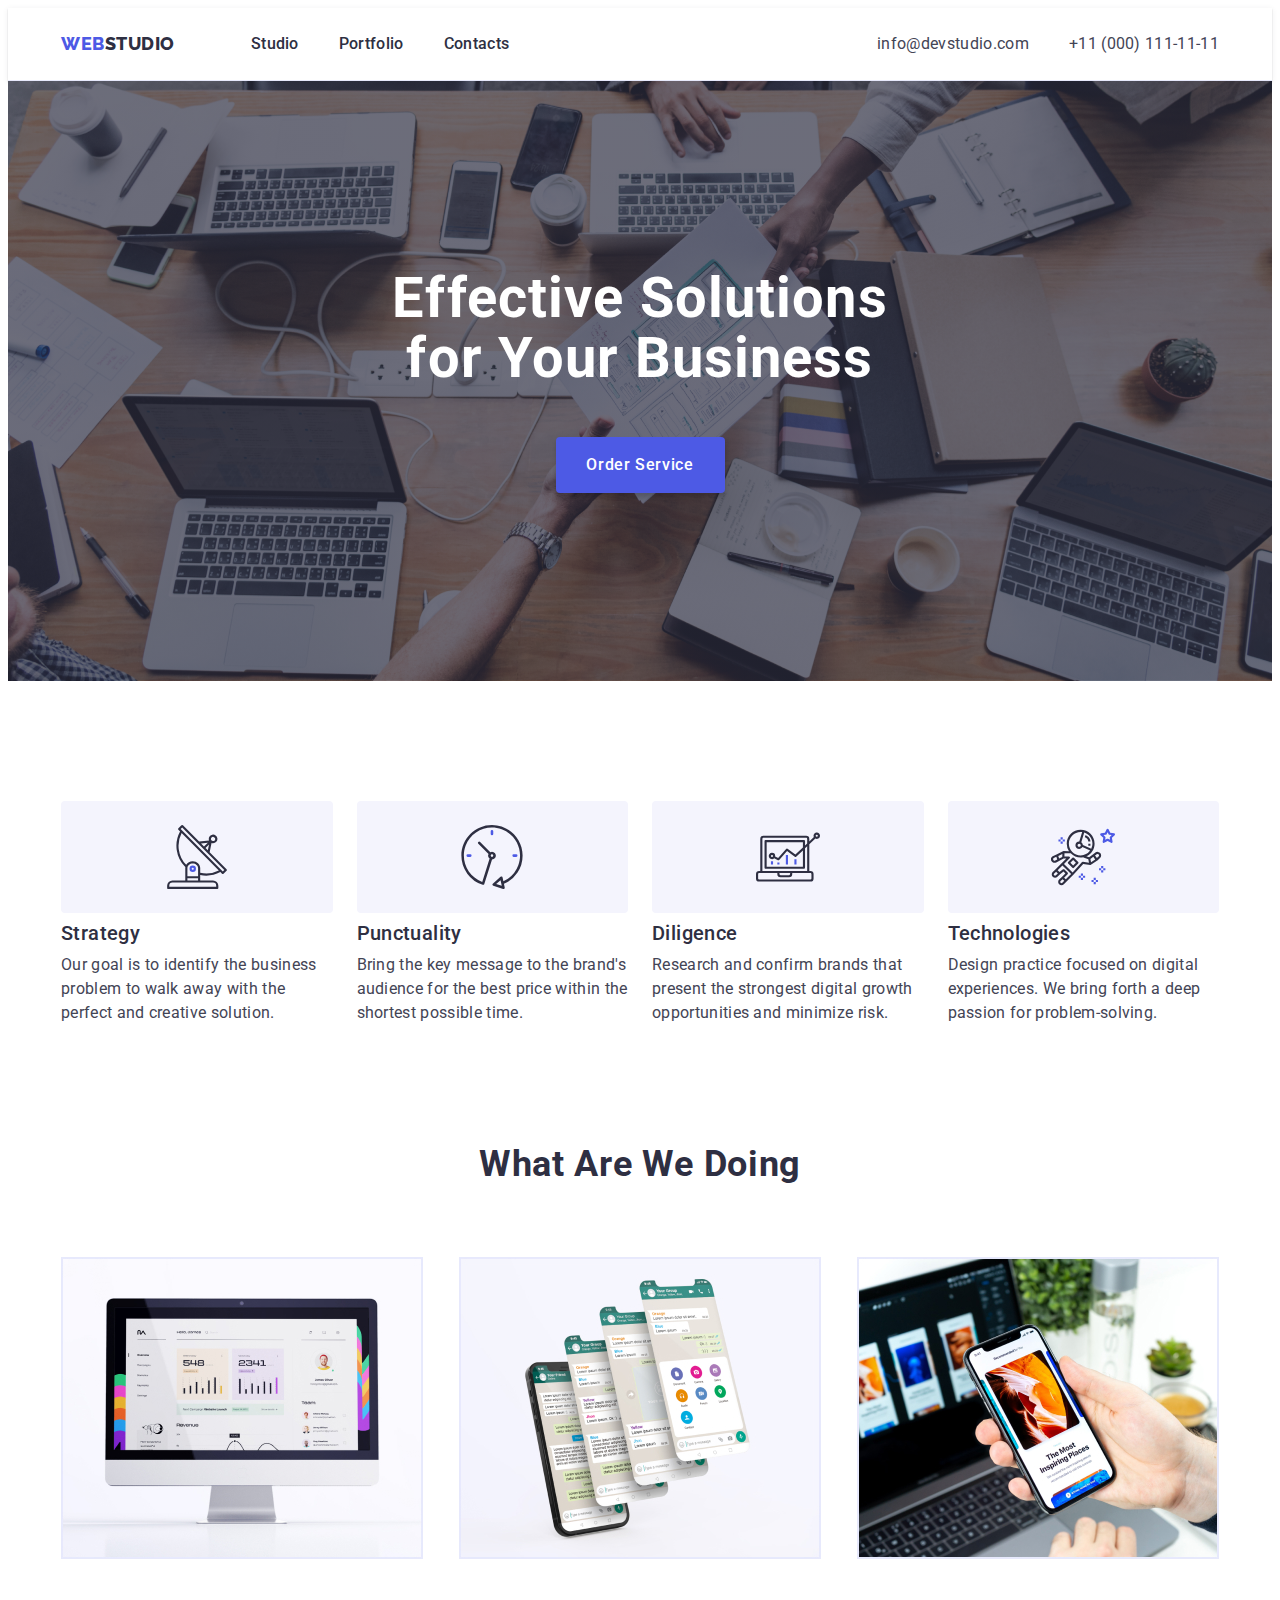
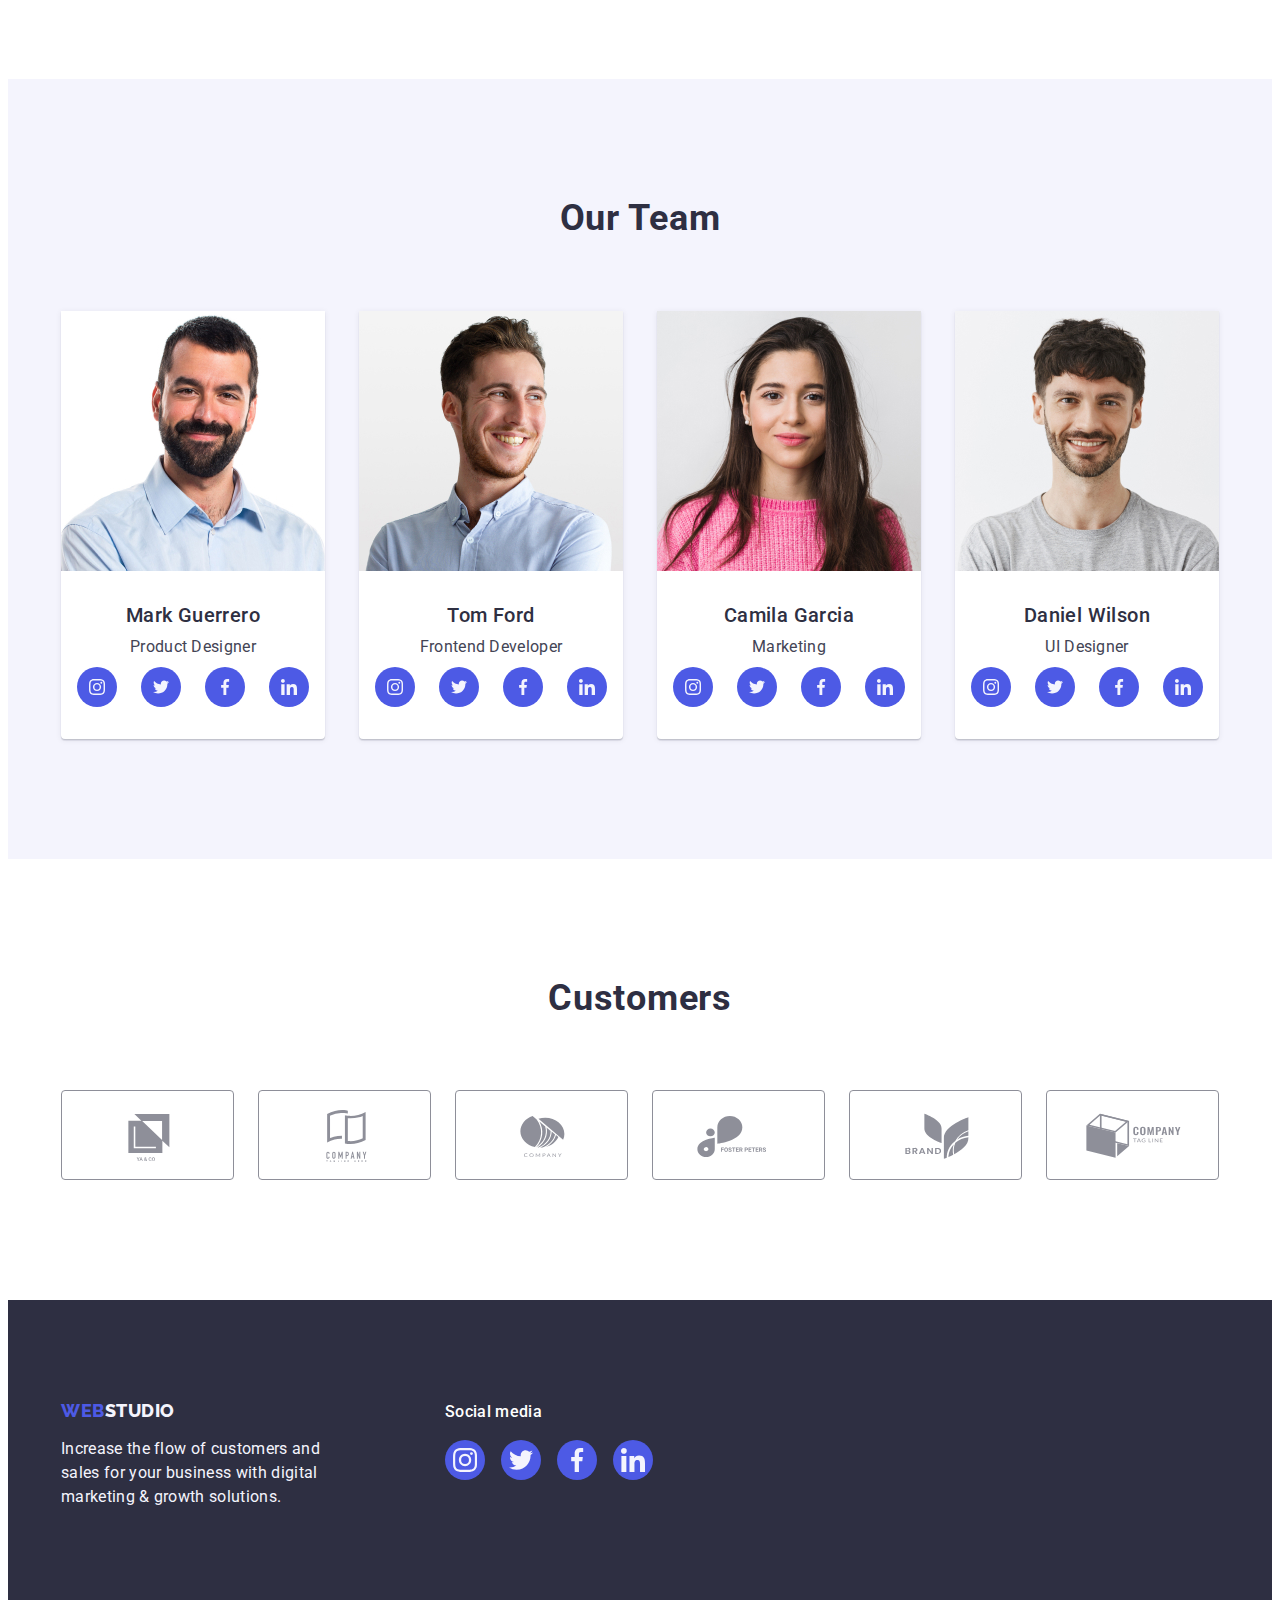
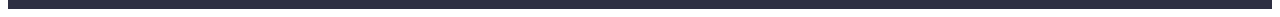
<file: index.html>
<!DOCTYPE html>
<html lang="en">
  <head>
    <meta charset="UTF-8" />
    <meta http-equiv="X-UA-Compatible" content="IE=edge" />
    <meta name="viewport" content="width=device-width, initial-scale=1.0" />
    <title>Web-Studio</title>
    <link rel="preconnect" href="https://fonts.googleapis.com" />
    <link rel="preconnect" href="https://fonts.gstatic.com" crossorigin />
    <link
      href="https://fonts.googleapis.com/css2?family=Montserrat:wght@400;700&family=Raleway:wght@800&family=Roboto:wght@400;500;700;900&display=swap"
      rel="stylesheet"
    />
    <link
      rel="stylesheet"
      href="https://cdnjs.cloudflare.com/ajax/libs/modern-normalize/1.1.0/modern-normalize.min.css"
      integrity="sha512-wpPYUAdjBVSE4KJnH1VR1HeZfpl1ub8YT/NKx4PuQ5NmX2tKuGu6U/JRp5y+Y8XG2tV+wKQpNHVUX03MfMFn9Q=="
      crossorigin="anonymous"
      referrerpolicy="no-referrer"
    />
    <link rel="stylesheet" href="./css/styles.css" />
  </head>
  <body>
    <!-- ======== Top Line ========= -->
    <header class="header">
      <div class="container header-container">
        <!-- Logo -->

        <nav class="header-nav">
          <a href="./index.html" class="link header-logo"
            >Web<span class="half-header-logo">Studio</span></a
          >
          <ul class="list header-nav-list">
            <li><a href="./index.html" class="link nav-list-item">Studio</a></li>
            <li><a href="./portfolio.html" class="link nav-list-item">Portfolio</a></li>
            <li><a href="" class="link nav-list-item">Contacts</a></li>
          </ul>
        </nav>
        <!-- contacts -->
        <address class="address">
          <ul class="address-list list">
            <li>
              <a href="mailto:info@devstudio.com" class="link addres-contacts"
                >info@devstudio.com</a
              >
            </li>
            <li>
              <a href="tel:+110001111111" class="link addres-contacts">+11 (000) 111-11-11</a>
            </li>
          </ul>
        </address>
      </div>
    </header>

    <!-- ========== Main Content =========== -->
    <main>
      <!-- ========== Hero ========== -->
      <section class="section hero-section">
        <div class="container hero-container">
          <h1 class="header-main-font hero-invite">Effective Solutions for Your Business</h1>
          <button type="button" class="btn hero-button">Order Service</button>
        </div>
      </section>

      <!-- Features -->
      <section class="section features-section">
        <div class="container">
          <h2 class="visually-hidden">Features</h2>
          <ul class="list features-list">
            <li class="features-item">
              <div class="features-icon-field">
                <svg class="features-icon" width="64" height="64">
                  <use href="./images/icons.svg#antenna"></use>
                </svg>
              </div>
              <h3 class="features-name">Strategy</h3>
              <p class="features-deskr">
                Our goal is to identify the business problem to walk away with the perfect and
                creative solution.
              </p>
            </li>
            <li class="features-item">
              <div class="features-icon-field">
                <svg class="features-icon" width="64" height="64">
                  <use href="./images/icons.svg#clock"></use>
                </svg>
              </div>
              <h3 class="features-name">Punctuality</h3>
              <p class="features-deskr">
                Bring the key message to the brand's audience for the best price within the shortest
                possible time.
              </p>
            </li>
            <li class="features-item">
              <div class="features-icon-field">
                <svg class="features-icon" width="64" height="64">
                  <use href="./images/icons.svg#diagram"></use>
                </svg>
              </div>
              <h3 class="features-name">Diligence</h3>
              <p class="features-deskr">
                Research and confirm brands that present the strongest digital growth opportunities
                and minimize risk.
              </p>
            </li>
            <li class="features-item">
              <div class="features-icon-field">
                <svg class="features-icon" width="64" height="64">
                  <use href="./images/icons.svg#astronaut"></use>
                </svg>
              </div>
              <h3 class="features-name">Technologies</h3>
              <p class="features-deskr">
                Design practice focused on digital experiences. We bring forth a deep passion for
                problem-solving.
              </p>
            </li>
          </ul>
        </div>
      </section>

      <!-- Worspace Images -->

      <section class="section section-workspace">
        <div class="container">
          <h2 class="header-section">What are we doing</h2>
          <ul class="list workspace-img-list">
            <li class="workspace-list-item">
              <img
                src="./images/img1.jpg"
                alt="phone with several screens"
                width="360"
                class="workspace-img-item"
              />
            </li>
            <li class="workspace-list-item">
              <img
                src="./images/img2.jpg"
                alt="phone with several screens"
                width="360"
                class="workspace-img-item"
              />
            </li>
            <li class="workspace-list-item">
              <img
                src="./images/img3.jpg"
                alt="workplace and iphone in hand"
                width="360"
                class="workspace-img-item"
              />
            </li>
          </ul>
        </div>
      </section>

      <!-- Team members -->

      <section class="section cards">
        <div class="container">
          <h2 class="header-section">Our Team</h2>
          <ul class="list cards-list">
            <li class="card-item">
              <img src="./images/team/img1.jpg" alt="Mark Guerrero Portrait" width="264" />
              <div class="card-info">
                <h3 class="member-name">Mark Guerrero</h3>
                <p class="member-deskr">Product Designer</p>
                <ul class="socials list">
                  <li class="social-items">
                    <a
                      class="social-link link"
                      href=""
                      target="_blank"
                      rel="noopener noreferrer"
                      aria-label="Instagram icon"
                    >
                      <svg class="social-icon" width="16" height="16">
                        <use href="./images/icons.svg#instagram"></use>
                      </svg>
                    </a>
                  </li>
                  <li class="social-items">
                    <a
                      class="social-link link"
                      href=""
                      target="_blank"
                      rel="noopener noreferrer"
                      aria-label="Twitter icon"
                    >
                      <svg class="social-icon" width="16" height="16">
                        <use href="./images/icons.svg#twitter"></use>
                      </svg>
                    </a>
                  </li>
                  <li class="social-items">
                    <a
                      class="social-link link"
                      href=""
                      target="_blank"
                      rel="noopener noreferrer"
                      aria-label="Facebook icon"
                    >
                      <svg class="social-icon" width="16" height="16">
                        <use href="./images/icons.svg#facebook"></use>
                      </svg>
                    </a>
                  </li>
                  <li class="social-items">
                    <a
                      class="social-link link"
                      href=""
                      target="_blank"
                      rel="noopener noreferrer"
                      aria-label="Linkedin icon"
                    >
                      <svg class="social-icon" width="16" height="16">
                        <use href="./images/icons.svg#linkedin"></use>
                      </svg>
                    </a>
                  </li>
                </ul>
              </div>
            </li>
            <li class="card-item">
              <img src="./images/team/img2.jpg" alt="Tom Ford Portrait" width="264" />
              <div class="card-info">
                <h3 class="member-name">Tom Ford</h3>
                <p class="member-deskr">Frontend Developer</p>
                <ul class="socials list">
                  <li class="social-items">
                    <a
                      class="social-link link"
                      href=""
                      target="_blank"
                      rel="noopener noreferrer"
                      aria-label="Instagram icon"
                    >
                      <svg class="social-icon" width="16" height="16">
                        <use href="./images/icons.svg#instagram"></use>
                      </svg>
                    </a>
                  </li>
                  <li class="social-items">
                    <a
                      class="social-link link"
                      href=""
                      target="_blank"
                      rel="noopener noreferrer"
                      aria-label="Twitter icon"
                    >
                      <svg class="social-icon" width="16" height="16">
                        <use href="./images/icons.svg#twitter"></use>
                      </svg>
                    </a>
                  </li>
                  <li class="social-items">
                    <a
                      class="social-link link"
                      href=""
                      target="_blank"
                      rel="noopener noreferrer"
                      aria-label="Facebook icon"
                    >
                      <svg class="social-icon" width="16" height="16">
                        <use href="./images/icons.svg#facebook"></use>
                      </svg>
                    </a>
                  </li>
                  <li class="social-items">
                    <a
                      class="social-link link"
                      href=""
                      target="_blank"
                      rel="noopener noreferrer"
                      aria-label="Linkedin icon"
                    >
                      <svg class="social-icon" width="16" height="16">
                        <use href="./images/icons.svg#linkedin"></use>
                      </svg>
                    </a>
                  </li>
                </ul>
              </div>
            </li>
            <li class="card-item">
              <img src="./images/team/img3.jpg" alt="Camila Garcia Portrait" width="264" />
              <div class="card-info">
                <h3 class="member-name">Camila Garcia</h3>
                <p class="member-deskr">Marketing</p>
                <ul class="socials list">
                  <li class="social-items">
                    <a
                      class="social-link link"
                      href=""
                      target="_blank"
                      rel="noopener noreferrer"
                      aria-label="Instagram icon"
                    >
                      <svg class="social-icon" width="16" height="16">
                        <use href="./images/icons.svg#instagram"></use>
                      </svg>
                    </a>
                  </li>
                  <li class="social-items">
                    <a
                      class="social-link link"
                      href=""
                      target="_blank"
                      rel="noopener noreferrer"
                      aria-label="Twitter icon"
                    >
                      <svg class="social-icon" width="16" height="16">
                        <use href="./images/icons.svg#twitter"></use>
                      </svg>
                    </a>
                  </li>
                  <li class="social-items">
                    <a
                      class="social-link link"
                      href=""
                      target="_blank"
                      rel="noopener noreferrer"
                      aria-label="Facebook icon"
                    >
                      <svg class="social-icon" width="16" height="16">
                        <use href="./images/icons.svg#facebook"></use>
                      </svg>
                    </a>
                  </li>
                  <li class="social-items">
                    <a
                      class="social-link link"
                      href=""
                      target="_blank"
                      rel="noopener noreferrer"
                      aria-label="Linkedin icon"
                    >
                      <svg class="social-icon" width="16" height="16">
                        <use href="./images/icons.svg#linkedin"></use>
                      </svg>
                    </a>
                  </li>
                </ul>
              </div>
            </li>
            <li class="card-item">
              <img src="./images/team/img4.jpg" alt="Daniel Wilson Portrait" width="264" />
              <div class="card-info">
                <h3 class="member-name">Daniel Wilson</h3>
                <p class="member-deskr">UI Designer</p>
                <ul class="socials list">
                  <li class="social-items">
                    <a
                      class="social-link link"
                      href=""
                      target="_blank"
                      rel="noopener noreferrer"
                      aria-label="Instagram icon"
                    >
                      <svg class="social-icon" width="16" height="16">
                        <use href="./images/icons.svg#instagram"></use>
                      </svg>
                    </a>
                  </li>
                  <li class="social-items">
                    <a
                      class="social-link link"
                      href=""
                      target="_blank"
                      rel="noopener noreferrer"
                      aria-label="Twitter icon"
                    >
                      <svg class="social-icon" width="16" height="16">
                        <use href="./images/icons.svg#twitter"></use>
                      </svg>
                    </a>
                  </li>
                  <li class="social-items">
                    <a
                      class="social-link link"
                      href=""
                      target="_blank"
                      rel="noopener noreferrer"
                      aria-label="Facebook icon"
                    >
                      <svg class="social-icon" width="16" height="16">
                        <use href="./images/icons.svg#facebook"></use>
                      </svg>
                    </a>
                  </li>
                  <li class="social-items">
                    <a
                      class="social-link link"
                      href=""
                      target="_blank"
                      rel="noopener noreferrer"
                      aria-label="Linkedin icon"
                    >
                      <svg class="social-icon" width="16" height="16">
                        <use href="./images/icons.svg#linkedin"></use>
                      </svg>
                    </a>
                  </li>
                </ul>
              </div>
            </li>
          </ul>
        </div>
      </section>

      <section class="section customers">
        <div class="container">
          <h2 class="header-section header-customer">Customers</h2>
          <ul class="customers-list list">
            <li class="customers-item">
              <a
                class="customers-link link"
                href=""
                target="_blank"
                rel="noopener noreferrer"
                aria-label="First customer"
              >
                <svg class="customers-icon" width="104" height="56">
                  <use href="./images/icons.svg#first"></use>
                </svg>
              </a>
            </li>
            <li class="customers-item">
              <a
                class="customers-link link"
                href=""
                target="_blank"
                rel="noopener noreferrer"
                aria-label="Second customer"
              >
                <svg class="customers-icon" width="104" height="56">
                  <use href="./images/icons.svg#second"></use>
                </svg>
              </a>
            </li>
            <li class="customers-item">
              <a
                class="customers-link link"
                href=""
                target="_blank"
                rel="noopener noreferrer"
                aria-label="Third customer"
              >
                <svg class="customers-icon" width="104" height="56">
                  <use href="./images/icons.svg#third"></use>
                </svg>
              </a>
            </li>
            <li class="customers-item">
              <a
                class="customers-link link"
                href=""
                target="_blank"
                rel="noopener noreferrer"
                aria-label="Fourth customer"
              >
                <svg class="customers-icon" width="104" height="56">
                  <use href="./images/icons.svg#fourth"></use>
                </svg>
              </a>
            </li>
            <li class="customers-item">
              <a
                class="customers-link link"
                href=""
                target="_blank"
                rel="noopener noreferrer"
                aria-label="Fifth customer"
              >
                <svg class="customers-icon" width="104" height="56">
                  <use href="./images/icons.svg#fifth"></use>
                </svg>
              </a>
            </li>
            <li class="customers-item">
              <a
                class="customers-link link"
                href=""
                target="_blank"
                rel="noopener noreferrer"
                aria-label="Last customer"
              >
                <svg class="customers-icon" width="104" height="56">
                  <use href="./images/icons.svg#last"></use>
                </svg>
              </a>
            </li>
          </ul>
        </div>
      </section>
    </main>

    <!-- Reference Information -->
    <footer class="gen-info">
      <div class="container footer-flex">
        <div class="footer-left-side">
          <a href="./index.html" class="link info-logo"
            >Web<span class="info-logo-half">Studio</span></a
          >
          <p class="push-text">
            Increase the flow of customers and sales for your business with digital marketing &
            growth solutions.
          </p>
        </div>
        <div class="social-media">
          <p class="media-text">Social media</p>
          <ul class="socials list">
            <li class="social-items">
              <a
                class="social-link link"
                href=""
                target="_blank"
                rel="noopener noreferrer"
                aria-label="Instagram icon"
              >
                <svg class="social-icon" width="24" height="24">
                  <use href="./images/icons.svg#instagram"></use>
                </svg>
              </a>
            </li>
            <li class="social-items">
              <a
                class="social-link link"
                href=""
                target="_blank"
                rel="noopener noreferrer"
                aria-label="Twitter icon"
              >
                <svg class="social-icon" width="24" height="24">
                  <use href="./images/icons.svg#twitter"></use>
                </svg>
              </a>
            </li>
            <li class="social-items">
              <a
                class="social-link link"
                href=""
                target="_blank"
                rel="noopener noreferrer"
                aria-label="Facebook icon"
              >
                <svg class="social-icon" width="24" height="24">
                  <use href="./images/icons.svg#facebook"></use>
                </svg>
              </a>
            </li>
            <li class="social-items">
              <a
                class="social-link link"
                href=""
                target="_blank"
                rel="noopener noreferrer"
                aria-label="Linkedin icon"
              >
                <svg class="social-icon" width="24" height="24">
                  <use href="./images/icons.svg#linkedin"></use>
                </svg>
              </a>
            </li>
          </ul>
        </div>
      </div>
    </footer>
  </body>
</html>
</file>
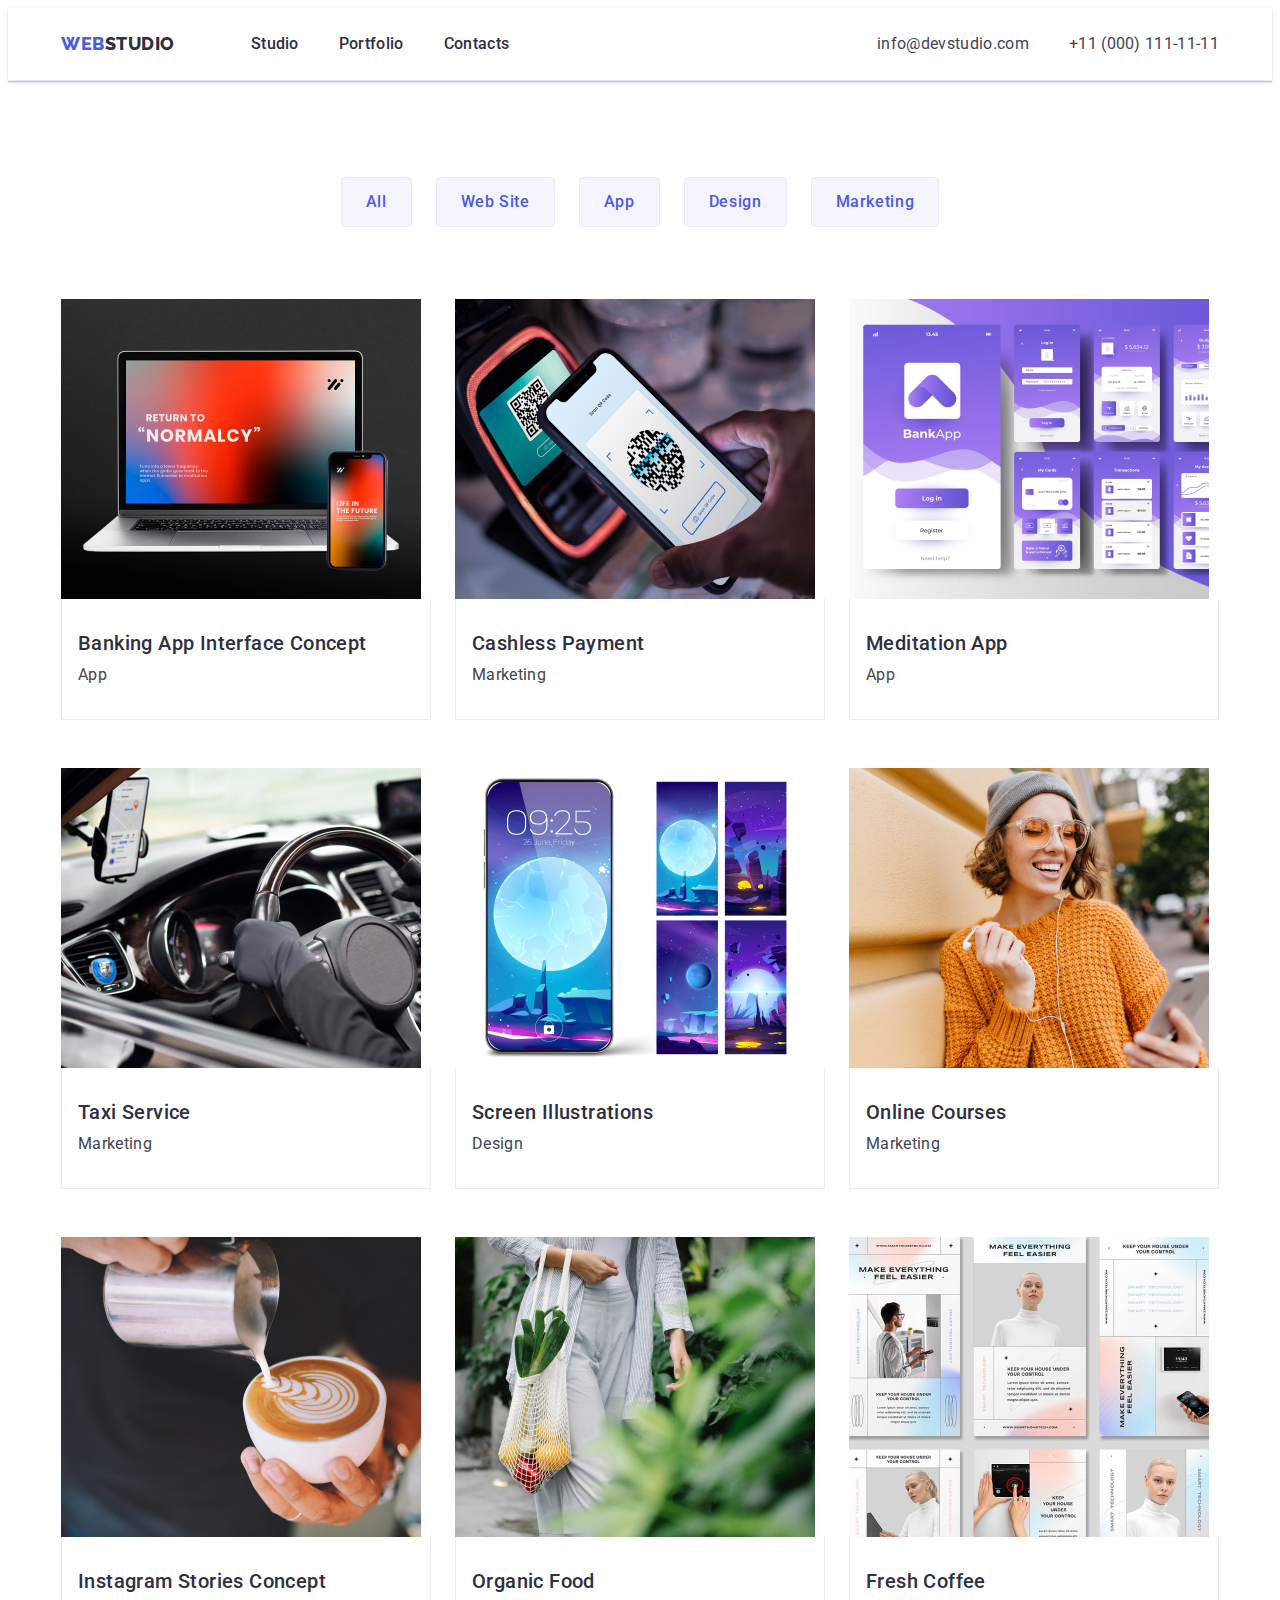
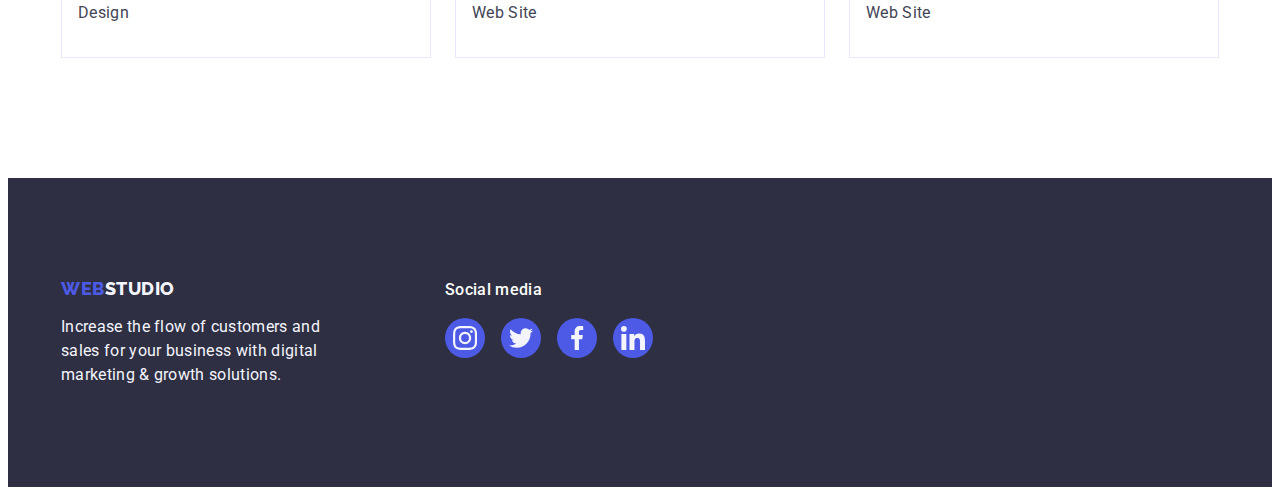
<file: portfolio.html>
<!DOCTYPE html>
<html lang="en">
  <head>
    <meta charset="UTF-8" />
    <meta http-equiv="X-UA-Compatible" content="IE=edge" />
    <meta name="viewport" content="width=device-width, initial-scale=1.0" />
    <title>Web-Studio</title>
    <link rel="preconnect" href="https://fonts.googleapis.com" />
    <link rel="preconnect" href="https://fonts.gstatic.com" crossorigin />
    <link
      href="https://fonts.googleapis.com/css2?family=Montserrat:wght@400;700&family=Raleway:wght@800&family=Roboto:wght@400;500;700;900&display=swap"
      rel="stylesheet"
    />
    <link
      rel="stylesheet"
      href="https://cdnjs.cloudflare.com/ajax/libs/modern-normalize/1.1.0/modern-normalize.min.css"
      integrity="sha512-wpPYUAdjBVSE4KJnH1VR1HeZfpl1ub8YT/NKx4PuQ5NmX2tKuGu6U/JRp5y+Y8XG2tV+wKQpNHVUX03MfMFn9Q=="
      crossorigin="anonymous"
      referrerpolicy="no-referrer"
    />
    <link rel="stylesheet" href="./css/styles.css" />
  </head>
  <body>
    <!-- Top Line -->
    <header class="header">
      <div class="container header-container">
        <!-- Logo -->

        <nav class="header-nav">
          <a href="./index.html" class="link header-logo"
            >Web<span class="half-header-logo">Studio</span></a
          >
          <ul class="list header-nav-list">
            <li><a href="./index.html" class="link nav-list-item">Studio</a></li>
            <li><a href="./portfolio.html" class="link nav-list-item">Portfolio</a></li>
            <li><a href="" class="link nav-list-item">Contacts</a></li>
          </ul>
        </nav>
        <!-- contacts -->
        <address class="address">
          <ul class="address-list list">
            <li>
              <a href="mailto:info@devstudio.com" class="link addres-contacts"
                >info@devstudio.com</a
              >
            </li>
            <li>
              <a href="tel:+110001111111" class="link addres-contacts">+11 (000) 111-11-11</a>
            </li>
          </ul>
        </address>
      </div>
    </header>

    <!-- Main field -->
    <main>
      <section class="section gallery-section">
        <div class="container">
          <h1 class="visually-hidden">Projects gallery</h1>
          <!-- Filters -->
          <ul class="list filter-list">
            <li>
              <button type="button" class="btn btn-filter">All</button>
            </li>
            <li>
              <button type="button" class="btn btn-filter">Web Site</button>
            </li>
            <li>
              <button type="button" class="btn btn-filter">App</button>
            </li>
            <li>
              <button type="button" class="btn btn-filter">Design</button>
            </li>
            <li>
              <button type="button" class="btn btn-filter">Marketing</button>
            </li>
          </ul>
          <ul class="list project-examples-list">
            <li class="project-list-item">
              <a href="" class="link example-item">
                <img src="./images/row-a/img.jpg" alt="Banking App" width="360" />
                <div class="project-card-info">
                  <h2 class="example-name">Banking App Interface Concept</h2>
                  <p class="project-type">App</p>
                </div>
              </a>
            </li>
            <li class="project-list-item">
              <a href="" class="link example-item">
                <img
                  src="./images/row-a/img-1.jpg"
                  alt="Cashless Payment"
                  width="360"
                  height="300"
                  class="img-gallery-item"
                />
                <div class="project-card-info">
                  <h2 class="example-name">Cashless Payment</h2>
                  <p class="project-type">Marketing</p>
                </div>
              </a>
            </li>
            <li class="project-list-item">
              <a href="" class="link example-item">
                <img
                  src="./images/row-a/img-2.jpg"
                  alt="Meditation App"
                  width="360"
                  height="300"
                  class="img-gallery-item"
                />
                <div class="project-card-info">
                  <h2 class="example-name">Meditation App</h2>
                  <p class="project-type">App</p>
                </div>
              </a>
            </li>
            <li class="project-list-item">
              <a href="" class="link example-item">
                <img
                  src="./images/row-b/img.jpg"
                  alt="dashboard of the car"
                  width="360"
                  height="300"
                  class="img-gallery-item"
                />
                <div class="project-card-info">
                  <h2 class="example-name">Taxi Service</h2>
                  <p class="project-type">Marketing</p>
                </div>
              </a>
            </li>
            <li class="project-list-item">
              <a href="" class="link example-item">
                <img
                  src="./images/row-b/img-1.jpg"
                  alt="moon on the screens"
                  width="360"
                  height="300"
                  class="img-gallery-item"
                />
                <div class="project-card-info">
                  <h2 class="example-name">Screen Illustrations</h2>
                  <p class="project-type">Design</p>
                </div>
              </a>
            </li>
            <li class="project-list-item">
              <a href="" class="link example-item">
                <img
                  src="./images/row-b/img-2.jpg"
                  alt="live talking"
                  width="360"
                  height="300"
                  class="img-gallery-item"
                />
                <div class="project-card-info">
                  <h2 class="example-name">Online Courses</h2>
                  <p class="project-type">Marketing</p>
                </div>
              </a>
            </li>
            <li class="project-list-item">
              <a href="" class="link example-item">
                <img
                  src="./images/row-c/img.jpg"
                  alt="Instagram Stories Concept"
                  width="360"
                  height="300"
                  class="img-gallery-item"
                />
                <div class="project-card-info">
                  <h2 class="example-name">Instagram Stories Concept</h2>
                  <p class="project-type">Design</p>
                </div>
              </a>
            </li>
            <li class="project-list-item">
              <a href="" class="link example-item">
                <img
                  src="./images/row-c/img-1.jpg"
                  alt="woman with bag"
                  width="360"
                  height="300"
                  class="img-gallery-item"
                />
                <div class="project-card-info">
                  <h2 class="example-name">Organic Food</h2>
                  <p class="project-type">Web Site</p>
                </div>
              </a>
            </li>
            <li class="project-list-item">
              <a href="" class="link example-item">
                <img
                  src="./images/row-c/img-2.jpg"
                  alt="coffee paiting"
                  width="360"
                  height="300"
                  class="img-gallery-item"
                />
                <div class="project-card-info">
                  <h2 class="example-name">Fresh Coffee</h2>
                  <p class="project-type">Web Site</p>
                </div>
              </a>
            </li>
          </ul>
        </div>
      </section>
    </main>
    <!-- Reference Information -->
    <footer class="gen-info">
      <div class="container footer-flex">
        <div class="footer-left-side">
          <a href="./index.html" class="link info-logo"
            >Web<span class="info-logo-half">Studio</span></a
          >
          <p class="push-text">
            Increase the flow of customers and sales for your business with digital marketing &
            growth solutions.
          </p>
        </div>
        <div class="social-media">
          <p class="media-text">Social media</p>
          <ul class="socials list">
            <li class="social-items">
              <a
                class="social-link link"
                href=""
                target="_blank"
                rel="noopener noreferrer"
                aria-label="Instagram icon"
              >
                <svg class="social-icon" width="24" height="24">
                  <use href="./images/icons.svg#instagram"></use>
                </svg>
              </a>
            </li>
            <li class="social-items">
              <a
                class="social-link link"
                href=""
                target="_blank"
                rel="noopener noreferrer"
                aria-label="Twitter icon"
              >
                <svg class="social-icon" width="24" height="24">
                  <use href="./images/icons.svg#twitter"></use>
                </svg>
              </a>
            </li>
            <li class="social-items">
              <a
                class="social-link link"
                href=""
                target="_blank"
                rel="noopener noreferrer"
                aria-label="Facebook icon"
              >
                <svg class="social-icon" width="24" height="24">
                  <use href="./images/icons.svg#facebook"></use>
                </svg>
              </a>
            </li>
            <li class="social-items">
              <a
                class="social-link link"
                href=""
                target="_blank"
                rel="noopener noreferrer"
                aria-label="Linkedin icon"
              >
                <svg class="social-icon" width="24" height="24">
                  <use href="./images/icons.svg#linkedin"></use>
                </svg>
              </a>
            </li>
          </ul>
        </div>
      </div>
    </footer>
  </body>
</html>
</file>
<file: css/styles.css>
:root {
  /* Font */
  --primary-font: 'Roboto', sans-serif;
  --logo-font: 'Raleway', sans-serif;

  /* Color */

  --color-iris: #4d5ae5;
  --color-ocean: #404bbf;
  --color-navy-blue: #2e2f42;
  --color-green: #31d0aa;
  --color-slate: #434455;
  --color-light-slate: #8e8f99;
  --color-cornflower: #e7e9fc;
  --color-cloud: #f4f4fd;
  --color-navy-blue-modal: #2e2f42;
  --color-grey: #2e2f42;
  --color-white: #ffffff;
  --color-dairy: #fcfcfc;

  /* Button text color*/
  --primary-color-text: #ffffff;

  /* Button text background*/

  --primary-color-background: #4d5ae5;
}

/*===================
 Hiden elements 
 ====================*/

.visually-hidden {
  position: absolute;
  width: 1px;
  height: 1px;
  margin: -1px;
  border: 0;
  padding: 0;

  white-space: nowrap;
  clip-path: inset(100%);
  clip: rect(0 0 0 0);
  overflow: hidden;
}

/*===================== 
Display/margin-resets 
=====================*/

img {
  display: block;
}
h1,
h2,
h3,
h4,
h5,
h6,
p {
  margin: 0;
}
/* Font elements */
.header-main-font {
  color: var(--color-white);
  font-size: 56px;
  font-weight: 700;
  line-height: 1.07;
  letter-spacing: 0.02em;
  text-align: center;
}
.header-section {
  color: var(--color-navy-blue);
  font-size: 36px;
  font-weight: 700;
  line-height: 1.11;
  letter-spacing: 0.02em;
  text-transform: capitalize;
  text-align: center;
  margin-bottom: 72px;
}

/* Main properties */
body {
  font-family: var(--primary-font, sans-serif);
  font-weight: 400;
  font-size: 16px;
  line-height: 1.5;
  letter-spacing: 0.02em;
  color: var(--color-slate);
  background-color: var(--color-white);
}

.list {
  list-style: none;
  margin: 0;
  padding: 0;
}

.link {
  text-decoration: none;
  font-style: normal;
}

.container {
  width: 1158px;
  padding: 0 15px;
  margin: 0 auto;
}

.section {
  padding-top: 120px;
  padding-bottom: 120px;
}

/* Header */

.header {
  border-bottom: 1px solid var(--color-cornflower);
  box-shadow: 0px 2px 1px rgba(46, 47, 66, 0.08), 0px 1px 1px rgba(46, 47, 66, 0.16),
    0px 1px 6px rgba(46, 47, 66, 0.08);
}
.header-container {
  display: flex;
  align-items: center;
}

/* ============== Navigation =============*/

.header-logo {
  font-family: var(--logo-font, sans-serif);
  color: var(--color-iris);
  font-weight: 800;
  font-size: 18px;
  line-height: 1.17;
  letter-spacing: 0.03em;
  text-transform: uppercase;
  margin-right: 76px;
}

.half-header-logo {
  color: var(--color-navy-blue);
}

.header-nav {
  margin-right: auto;
  display: flex;
  align-items: center;
}

.header-nav-list {
  display: flex;
  gap: 40px;
}

.nav-list-item {
  font-weight: 500;
  font-size: 16px;
  line-height: 1.5;
  color: var(--color-navy-blue);
  display: block;
  padding: 24px 0;
}

.nav-list-item:hover,
.nav-list-item:focus {
  color: var(--color-ocean);
}

/* Contacts */
.address {
  font-style: normal;
}

.address-list {
  display: flex;
  gap: 40px;
}
.addres-contacts {
  font-size: 16px;
  color: var(--color-slate);
}

.addres-contacts[href='mailto:info@devstudio.com']:hover,
.addres-contacts[href='mailto:info@devstudio.com']:focus {
  font-size: 16px;
  color: var(--color-ocean);
}

/* ============== Hero ============== */

.hero-container {
}
.hero-section {
  max-width: 1440px;
  margin: 0 auto;
  background-color: var(--color-navy-blue);
  padding: 188px 0;
  background-image: linear-gradient(rgba(46, 47, 66, 0.7), rgba(46, 47, 66, 0.7)),
    url(../images/hero/people-office.jpg);
  background-repeat: no-repeat;
  background-position: center;
  background-size: cover;
}

.hero-invite {
  margin-bottom: 48px;
  max-width: 496px;
  margin-right: auto;
  margin-left: auto;
}

.btn {
  font-family: var(--primary-font);
  color: var(--primary-color-text);

  background-color: var(--primary-color-background);
  font-weight: 500;
  font-size: 16px;
  letter-spacing: 0.04em;
  line-height: 1.5;
  cursor: pointer;
}

.hero-button {
  display: block;
  margin: 0 auto;
  min-width: 169px;
  min-height: 56px;
  border: none;
  border-radius: 4px;
  box-shadow: 0px 4px 4px rgba(0, 0, 0, 0.15);
}
.btn:hover,
.btn:focus,
.btn:active {
  background-color: var(--color-ocean);
}

/* ============== Features-section =================*/

.features-section {
}

.features-list {
  display: flex;
  gap: 24px;
  justify-content: space-between;
}

.features-item {
  flex-basis: calc((100% - 24px * 3) / 4);
}
.features-icon-field {
  height: 112px;
  display: flex;
  align-items: center;
  justify-content: center;
  background-color: var(--color-cloud);
  border-radius: 4px;
  margin-bottom: 8px;
}

.features-icon {
}

.features-name {
  color: var(--color-navy-blue);
  font-weight: 500;
  font-size: 20px;
  line-height: 1.2;
  letter-spacing: 0.02em;
  margin-bottom: 8px;
}

/* Workspace */

.section-workspace {
  padding-top: 0;
}

.workspace-img-list {
  display: flex;
  justify-content: space-between;
  gap: 24px;
}

.workspace-img-item {
  border: 1px solid var(--color-cornflower);
}

/* ============== Team members setion  ================*/

.cards {
  background-color: var(--color-cloud);
}

.cards-list {
  display: flex;
  justify-content: space-between;
  gap: 24px;
}

.card-item {
  background-color: var(--color-white);
  border-radius: 0 0 4px 4px;
  box-shadow: 0px 1px 6px rgba(46, 47, 66, 0.08), 0px 1px 1px rgba(46, 47, 66, 0.16),
    0px 2px 1px rgba(46, 47, 66, 0.08);
}

.card-info {
  padding: 32px 0px;
}

.member-name {
  color: var(--color-navy-blue);
  font-weight: 500;
  font-size: 20px;
  line-height: 1.2;
  letter-spacing: 0.02em;
  text-align: center;
  margin-bottom: 8px;
}

.member-deskr {
  text-align: center;
  margin-bottom: 8px;
}

.socials {
  display: flex;
  justify-content: center;
  align-items: center;
  gap: 24px;
}
.social-link {
  display: flex;
  width: 40px;
  height: 40px;
  justify-content: center;
  align-items: center;
  background-color: var(--color-iris);
  border-radius: 50%;
}
.social-link:hover,
.social-link:focus {
  background-color: var(--color-ocean);
}

.social-icon {
  fill: var(--color-cloud);
}

/*============= Customers ============*/
.header-customer {
  line-height: 1.1;
}
.customers-list {
  display: flex;
  justify-content: center;
  align-items: center;
  gap: 24px;
}
.customers-item {
  flex-basis: calc((100% - 24px * 5) / 6);
}
.customers-link {
  height: 88px;
  display: flex;
  justify-content: center;
  align-items: center;
  color: var(--color-light-slate);
  border: 1px solid currentColor;
  border-radius: 4px;
}

.customers-icon {
  fill: currentColor;
}

.customers-link:hover,
.customers-link:focus {
  color: var(--color-ocean);
}

/*============= Footer ============*/

.gen-info {
  background-color: var(--color-navy-blue);
  padding-top: 100px;
  padding-bottom: 100px;
}

.footer-flex {
  display: flex;
  align-items: baseline;
}

.footer-left-side {
  margin-right: 120px;
}

.info-logo {
  font-family: var(--logo-font, sans-serif);
  color: var(--color-iris);
  font-weight: 800;
  font-size: 18px;
  line-height: 1.17;
  letter-spacing: 0.03em;
  text-transform: uppercase;
  display: inline-block;
  margin-bottom: 16px;
}

.info-logo-half {
  color: var(--color-cloud);
}

.push-text {
  max-width: 264px;
  color: var(--color-cloud);
}

.media-text {
  font-weight: 500;
  color: var(--color-white);
  margin-bottom: 16px;
}

.gen-info .socials {
  justify-content: start;
  gap: 16px;
}

.gen-info .social-link:hover,
.gen-info .social-link:focus {
  background-color: var(--color-green);
}

/* Portfolio Main */

.gallery-section {
  padding: 96px 0 120px;
}

.filter-list {
  display: flex;
  justify-content: center;
  gap: 24px;
  margin-bottom: 72px;
}
.btn-filter {
  color: var(--color-iris);
  background-color: var(--color-cloud);
  padding: 12px 24px;
  min-height: 48px;
  border: 1px solid var(--color-cornflower);
  border-radius: 4px;
}

/* Projects gallery */

.project-examples-list {
  display: flex;
  flex-wrap: wrap;
  row-gap: 48px;
  column-gap: 24px;
}
.project-list-item {
  flex-basis: calc((100% - 48px) / 3);
}

.img-gallery-item {
}

.project-card-info {
  padding: 32px 16px;
  border: 1px solid var(--color-cornflower);
  border-top: none;
}

.project-card-info:hover,
.project-card-info:focus {
  border-color: var(--color-cloud);
}

.example-item {
  color: inherit;
  display: block;
}

.example-item:hover,
.example-item:focus {
  box-shadow: 0px 1px 6px rgba(46, 47, 66, 0.08), 0px 1px 1px rgba(46, 47, 66, 0.16),
    0px 2px 1px rgba(46, 47, 66, 0.08);
}

.example-name {
  color: var(--color-navy-blue);
  font-weight: 500;
  font-size: 20px;
  line-height: 1.2;
  letter-spacing: 0.02em;
  margin-bottom: 8px;
}

.btn-filter:hover,
.btn-filter:focus,
.btn-filter:active {
  color: var(--color-white);
  border: 1px solid transparent;
  box-shadow: 0px 3px 1px rgba(0, 0, 0, 0.1), 0px 2px 1px rgba(0, 0, 0, 0.08),
    0px 2px 2px rgba(0, 0, 0, 0.12);
}
</file>
